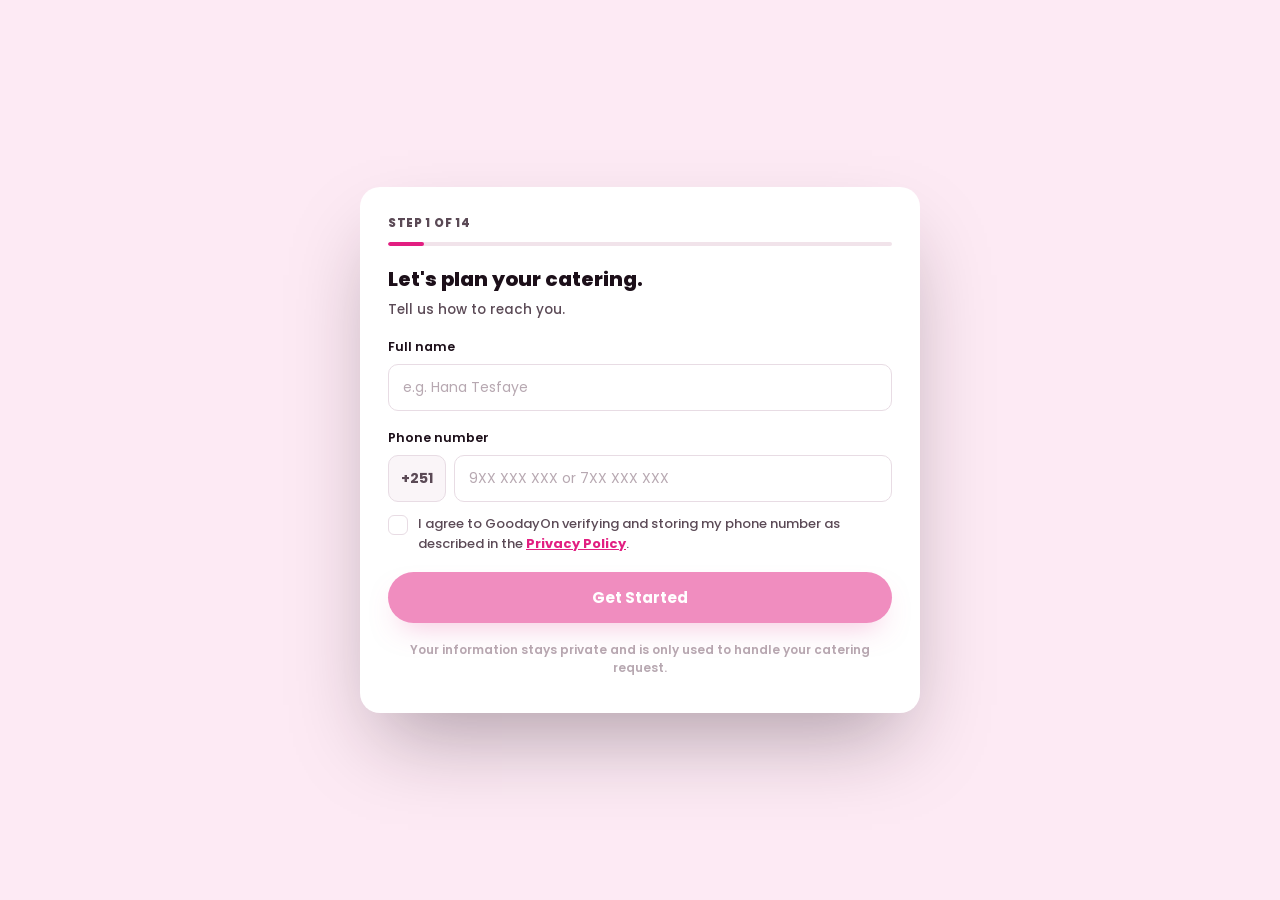
<file: index.html>
<!DOCTYPE html>
<html lang="en">
<head>
  <meta charset="utf-8" />
  <meta name="viewport" content="width=device-width, initial-scale=1" />
  <title>Etalem Catering Request</title>
  <link href="https://fonts.googleapis.com/css2?family=Poppins:wght@500;700;800&display=swap" rel="stylesheet" />
   <link rel="stylesheet" href="formc.css" />
</head>
<body>

<!-- CATERING REQUEST WIZARD — 14 steps (13 when Full Day is chosen): contact, OTP, then catering steps, then confirmation -->
<div class="etl-request-card" id="etlCateringCard">
  <div id="etlFormWrap">
    <div class="etlw-progress-label" id="etlProgressLabel">Step 1 of 14</div>
    <div class="etlw-progress-track"><div class="etlw-progress-fill" id="etlProgressFill"></div></div>

    <form id="etlCateringForm" novalidate>

      <!-- 1. Contact -->
      <div class="etlw-step etlw-step-active" data-step="contact">
        <h3>Let's plan your catering.</h3>
        <p class="etlw-subtitle">Tell us how to reach you.</p>
        <div class="etl-form-group">
          <label for="fName">Full name</label>
          <input type="text" id="fName" name="name" placeholder="e.g. Hana Tesfaye" autocomplete="name" required />
        </div>
        <div class="etl-form-group">
          <label for="fPhone">Phone number</label>
          <div class="etlw-phone-row">
            <span class="etlw-phone-prefix">+251</span>
            <input type="tel" id="fPhone" name="phone" placeholder="9XX XXX XXX or 7XX XXX XXX" autocomplete="tel" inputmode="numeric" pattern="[79][0-9]{8}" required />
          </div>
        </div>
        <div class="etlw-consent-row">
          <label class="etlw-consent-check">
            <input type="checkbox" id="fConsent" name="privacyConsent" required />
            <span class="etlw-consent-box" aria-hidden="true">
              <svg viewBox="0 0 24 24" fill="none" stroke="currentColor" stroke-width="3" stroke-linecap="round" stroke-linejoin="round"><polyline points="20 6 9 17 4 12" /></svg>
            </span>
            <span class="etlw-consent-text">I agree to GoodayOn verifying and storing my phone number as described in the <a href="https://gooday.io/gooday-privacy-policy" target="_blank" rel="noopener">Privacy Policy</a>.</span>
          </label>
        </div>
        <div class="etlw-step-actions">
          <button type="button" class="etlw-continue" data-next disabled>Get Started</button>
        </div>
        <p class="etlw-footer-note">Your information stays private and is only used to handle your catering request.</p>
      </div>

      <!-- 2. OTP verification -->
      <div class="etlw-step" data-step="otp">
        <h3>Verify it's you.</h3>
        <p class="etlw-subtitle" id="etlOtpSubtitle">We sent a 6-digit code to +251 9** *** ***.</p>
        <div class="etlw-otp-row" id="etlOtpRow">
          <input type="text" inputmode="numeric" pattern="[0-9]*" maxlength="1" class="etlw-otp-input" autocomplete="one-time-code" aria-label="Digit 1" />
          <input type="text" inputmode="numeric" pattern="[0-9]*" maxlength="1" class="etlw-otp-input" aria-label="Digit 2" />
          <input type="text" inputmode="numeric" pattern="[0-9]*" maxlength="1" class="etlw-otp-input" aria-label="Digit 3" />
          <input type="text" inputmode="numeric" pattern="[0-9]*" maxlength="1" class="etlw-otp-input" aria-label="Digit 4" />
          <input type="text" inputmode="numeric" pattern="[0-9]*" maxlength="1" class="etlw-otp-input" aria-label="Digit 5" />
          <input type="text" inputmode="numeric" pattern="[0-9]*" maxlength="1" class="etlw-otp-input" aria-label="Digit 6" />
        </div>
        <div class="etlw-otp-resend">
          Didn't get a code?
          <button type="button" class="etlw-otp-resend-btn" id="etlOtpResendBtn" disabled>Resend in <span id="etlOtpCountdown">01:00</span></button>
        </div>
        <div class="etlw-step-actions">
          <button type="button" class="etlw-back" data-back aria-label="Go back"></button>
          <button type="button" class="etlw-continue" data-next disabled>Verify &amp; Continue</button>
        </div>
      </div>

      <!-- 3. Date -->
      <div class="etlw-step" data-step="date">
        <h3>When do you need the catering?</h3>
        <p class="etlw-subtitle">Please note we currently support requests up to 7 days out.</p>
        <div class="etl-form-group">
          <label for="fDate">Event date</label>
          <input type="date" id="fDate" name="date" />
        </div>
        <div class="etlw-note"><span>Need more than one day? Add the other dates in the notes at the end.</span></div>
        <div class="etlw-step-actions">
          <button type="button" class="etlw-back" data-back aria-label="Go back"></button>
          <button type="button" class="etlw-continue" data-next>Continue</button>
        </div>
      </div>

      <!-- 4. Day period (single select) -->
<div class="etlw-step" data-step="period">
  <h3>Which part of the day do you need?</h3>
  <p class="etlw-subtitle">Choose the suitable time for your catering service.</p>
  <div class="etlw-option-list" data-group="dayPeriod">
    <label class="etlw-option-card"><input type="radio" name="dayPeriod" value="Full Day" /><b>Full Day</b><span>7:00 AM – 5:00 PM</span></label>
    <label class="etlw-option-card"><input type="radio" name="dayPeriod" value="Morning" /><b>Morning</b><span>7:00 AM – 1:00 PM</span></label>
    <label class="etlw-option-card"><input type="radio" name="dayPeriod" value="Afternoon" /><b>Afternoon</b><span>11:00 AM – 5:00 PM</span></label>
    <label class="etlw-option-card"><input type="radio" name="dayPeriod" value="Evening" /><b>Evening</b><span>4:00 PM – midnight</span></label>
  </div>
  <div class="etlw-step-actions">
    <button type="button" class="etlw-back" data-back aria-label="Go back"></button>
    <button type="button" class="etlw-continue" data-next>Continue</button>
  </div>
</div>

<!-- 4b. Specific session (single select, filtered by period) -->
<div class="etlw-step" data-step="session">
  <h3 id="etlSessionTitle">Which session do you need?</h3>
  <p class="etlw-subtitle">Choose the session that suits your catering service best.</p>
  <div class="etlw-option-list" data-group="sessionType">
    <label class="etlw-option-card" data-period="Morning"><input type="radio" name="sessionType" value="Breakfast" /><b>Breakfast</b><span>7:00 – 10:00 AM</span></label>
    <label class="etlw-option-card" data-period="Morning"><input type="radio" name="sessionType" value="Tea Break" /><b>Tea Break</b><span>9:00 – 11:00 AM</span></label>
    <label class="etlw-option-card" data-period="Morning"><input type="radio" name="sessionType" value="Brunch" /><b>Brunch</b><span>10:00 AM – 1:00 PM</span></label>

    <label class="etlw-option-card" data-period="Afternoon"><input type="radio" name="sessionType" value="Lunch" /><b>Lunch</b><span>11:00 AM – 3:00 PM</span></label>
    <label class="etlw-option-card" data-period="Afternoon"><input type="radio" name="sessionType" value="Afternoon Tea" /><b>Afternoon Tea</b><span>3:00 – 5:00 PM</span></label>

    <label class="etlw-option-card" data-period="Evening"><input type="radio" name="sessionType" value="Early Cocktail" /><b>Early Cocktail</b><span>4:00 – 7:00 PM</span></label>
    <label class="etlw-option-card" data-period="Evening"><input type="radio" name="sessionType" value="Dinner" /><b>Dinner</b><span>6:00 – 9:00 PM</span></label>
    <label class="etlw-option-card" data-period="Evening"><input type="radio" name="sessionType" value="Evening Reception" /><b>Evening Reception</b><span>6:00 – 10:00 PM</span></label>
    <label class="etlw-option-card" data-period="Evening"><input type="radio" name="sessionType" value="Late Night" /><b>Late Night</b><span>9:00 PM – midnight</span></label>
  </div>
  <div class="etlw-step-actions">
    <button type="button" class="etlw-back" data-back aria-label="Go back"></button>
    <button type="button" class="etlw-continue" data-next>Continue</button>
  </div>
</div>
      <!-- 5. Headcount -->
      <div class="etlw-step" data-step="guests">
        <h3>How many people are you catering for?</h3>
        <p class="etlw-subtitle">If the number differs by session, tell us in the notes at the end.</p>
        <div class="etlw-stepper">
          <button type="button" class="etlw-stepper-btn" data-dir="-1" aria-label="Fewer">&minus;</button>
          <div class="etl-form-group"><input type="number" id="fGuests" name="guests" min="1" value="10" inputmode="numeric" aria-label="Number of people" /></div>
          <button type="button" class="etlw-stepper-btn" data-dir="1" aria-label="More">+</button>
        </div>
        <div class="etlw-step-actions">
          <button type="button" class="etlw-back" data-back aria-label="Go back"></button>
          <button type="button" class="etlw-continue" data-next>Continue</button>
        </div>
      </div>

      <!-- 6. What's included -->
      <div class="etlw-step" data-step="includes">
        <h3>What would you like included?</h3>
        <p class="etlw-subtitle">Select all that apply.</p>
        <div class="etl-checkbox-group" data-group="cateringMenuSelection">
          <label class="etl-checkbox-option"><input type="checkbox" name="cateringMenuSelection" value="Cocktail/Finger Foods" /> Cocktail/Finger Foods</label>
          <label class="etl-checkbox-option"><input type="checkbox" name="cateringMenuSelection" value="Full-Course Meal" /> Full-Course Meal</label>
          <label class="etl-checkbox-option"><input type="checkbox" name="cateringMenuSelection" value="Water" /> Water</label>
          <label class="etl-checkbox-option"><input type="checkbox" name="cateringMenuSelection" value="Tea &amp; Coffee" /> Tea &amp; Coffee</label>
          <label class="etl-checkbox-option"><input type="checkbox" name="cateringMenuSelection" value="Soft Drinks" /> Soft Drinks</label>
          <label class="etl-checkbox-option"><input type="checkbox" name="cateringMenuSelection" value="Fruits" /> Fruits</label>
          <label class="etl-checkbox-option"><input type="checkbox" name="cateringMenuSelection" value="Cakes" /> Cakes</label>
        </div>
        <div class="etlw-step-actions">
          <button type="button" class="etlw-back" data-back aria-label="Go back"></button>
          <button type="button" class="etlw-continue" data-next>Continue</button>
        </div>
      </div>

      <!-- 7. Menu type (multi-select) -->
      <div class="etlw-step" data-step="menuType">
        <h3>What type of menu are you looking for?</h3>
        <p class="etlw-subtitle">Select all that apply.</p>
        <div class="etl-checkbox-group" data-group="cuisineType">
          <label class="etl-checkbox-option"><input type="checkbox" name="cuisineType" value="Western" /> Western</label>
          <label class="etl-checkbox-option"><input type="checkbox" name="cuisineType" value="Local" /> Local</label>
          <label class="etl-checkbox-option"><input type="checkbox" name="cuisineType" value="Vegan" /> Vegan</label>
          <label class="etl-checkbox-option"><input type="checkbox" name="cuisineType" value="Non-Fasting" /> Non-Fasting</label>
        </div>
        <div class="etlw-step-actions">
          <button type="button" class="etlw-back" data-back aria-label="Go back"></button>
          <button type="button" class="etlw-continue" data-next>Continue</button>
        </div>
      </div>

      <!-- 8. Menu details -->
      <div class="etlw-step" data-step="menuDetails">
        <h3>Tell us more about what you'd like on the menu.</h3>
        <p class="etlw-subtitle">Specific dishes, cuisines, dietary needs, anything you have in mind.</p>
        <div class="etl-form-group">
          <textarea id="fMenu" name="menuDetails" maxlength="500" placeholder="e.g. Kitfo, Biryani, vegan options for 3 guests, no shellfish" aria-label="Menu details"></textarea>
          <span class="etl-char-count" id="fMenuCount">0/500 characters used</span>
        </div>
        <div class="etlw-step-actions">
          <button type="button" class="etlw-back" data-back aria-label="Go back"></button>
          <button type="button" class="etlw-continue" data-next>Continue</button>
        </div>
      </div>

      <!-- 9. Budget -->
      <div class="etlw-step" data-step="budget">
        <h3>What's your budget per person (per plate) in ETB?</h3>
        <div class="etl-form-group">
          <div class="etlw-price-row">
            <span class="etlw-phone-prefix">ETB</span>
            <input type="number" id="fBudget" name="employerBudget" min="1" inputmode="numeric" placeholder="e.g. 600" aria-label="Budget per person in ETB" />
          </div>
        </div>
        <div class="etlw-step-actions">
          <button type="button" class="etlw-back" data-back aria-label="Go back"></button>
          <button type="button" class="etlw-continue" data-next>Continue</button>
        </div>
      </div>

      <!-- 10. Location + mandatory landmark -->
      <div class="etlw-step" data-step="location">
        <h3>Where is the event?</h3>
        <div class="etl-form-group">
          <label for="fLocation">Area / address</label>
          <input type="text" id="fLocation" name="location" placeholder="e.g. Bole, Sarbet, CMC..." autocomplete="address-level2" />
        </div>
        <div class="etl-form-group">
          <label for="fLandmark">Nearest known landmark</label>
          <input type="text" id="fLandmark" name="landmark" placeholder="e.g. near Friendship Building..." />
        </div>
        <div class="etlw-note">
          <svg viewBox="0 0 24 24" fill="none" stroke="currentColor" stroke-width="1.8" stroke-linecap="round" stroke-linejoin="round"><path d="M20 10c0 6-8 12-8 12s-8-6-8-12a8 8 0 0 1 16 0z" /><circle cx="12" cy="10" r="3" /></svg>
          <span>This helps us plan delivery and setup. Your exact address is shared only with the team handling your order.</span>
        </div>
        <div class="etlw-step-actions">
          <button type="button" class="etlw-back" data-back aria-label="Go back"></button>
          <button type="button" class="etlw-continue" data-next>Continue</button>
        </div>
      </div>

      <!-- 11. Marketing channel -->
      <div class="etlw-step" data-step="channel">
        <h3>How did you find Etalem?</h3>
        <div class="etlw-option-list" data-group="marketingChannel">
          <label class="etlw-option-card"><input type="radio" name="marketingChannel" value="Friends/Family" /><b>Friends/Family</b></label>
          <label class="etlw-option-card"><input type="radio" name="marketingChannel" value="Instagram" /><b>Instagram</b></label>
          <label class="etlw-option-card"><input type="radio" name="marketingChannel" value="Tiktok" /><b>Tiktok</b></label>
          <label class="etlw-option-card"><input type="radio" name="marketingChannel" value="LinkedIn" /><b>LinkedIn</b></label>
          <label class="etlw-option-card"><input type="radio" name="marketingChannel" value="Previous Customer" /><b>Previous Customer</b></label>
        </div>
        <div class="etlw-step-actions">
          <button type="button" class="etlw-back" data-back aria-label="Go back"></button>
          <button type="button" class="etlw-continue" data-next>Continue</button>
        </div>
      </div>

      <!-- 12. Preferred communication -->
      <div class="etlw-step" data-step="comms">
        <h3>How would you like us to reach you?</h3>
        <div class="etlw-option-list" data-group="preferredCommunicationChannel">
          <label class="etlw-option-card"><input type="radio" name="preferredCommunicationChannel" value="WhatsApp" /><b>WhatsApp</b></label>
          <label class="etlw-option-card"><input type="radio" name="preferredCommunicationChannel" value="SMS" /><b>SMS</b></label>
          <label class="etlw-option-card"><input type="radio" name="preferredCommunicationChannel" value="Call" /><b>Call</b></label>
        </div>
        <div class="etlw-step-actions">
          <button type="button" class="etlw-back" data-back aria-label="Go back"></button>
          <button type="button" class="etlw-continue" data-next>Continue</button>
        </div>
      </div>

      <!-- 13. Notes + submit -->
      <div class="etlw-step" data-step="notes">
        <h3>Anything else you'd like us to know?</h3>
        <div class="etl-form-group">
          <label for="fNotes">Additional notes <span class="etlw-optional-tag">Optional</span></label>
          <textarea id="fNotes" name="notes" maxlength="500" placeholder="Venue access, serving equipment, allergies, dates for a multi-day event, or any special requests..."></textarea>
          <span class="etl-char-count" id="fNotesCount">0/500 characters used</span>
        </div>
        <div class="etlw-step-actions">
          <button type="button" class="etlw-back" data-back aria-label="Go back"></button>
          <button type="submit" class="etlw-continue" id="etlSubmitBtn">Send My Request</button>
        </div>
      </div>
    </form>
  </div>

    <!-- Closing screen (no pricing shown) -->
  <div class="etlw-confirm" id="etlFormSuccess">
    <div class="etlw-confirm-icon">
      <svg viewBox="0 0 24 24" fill="none" stroke="#ffffff" stroke-width="2.6" stroke-linecap="round" stroke-linejoin="round"><polyline points="20 6 9 17 4 12" /></svg>
    </div>
    <h3>Thank you, <span id="etlConfirmName">there</span>!</h3>
    <p class="etlw-confirm-lead">We've received your catering request. Our team will send your personalized quote shortly.</p>

    <div class="etlw-confirm-summary">
      <div><small>Date</small><b id="etlConfirmDate">-</b></div>
      <div><small>Session</small><b id="etlConfirmSession">-</b></div>
      <div><small>Guests</small><b id="etlConfirmGuests">-</b></div>
    </div>
  </div>
</div>

<script src="form.js"></script>
</body>
</html>
</file>
<file: formc.css>
:root {
  --b: #e21e81;
  --bd: #b6156a;
  --bl: #ff5fa8;
  --w: #ffffff;
  --i: #1c0f19;
  --is: #5b4a56;
  --m: #fdeaf4;
  --z: cubic-bezier(0.22, 1, 0.36, 1);
}
* { box-sizing: border-box; }
body {
  margin: 0;
  font-family: Poppins, system-ui, sans-serif;
  background: var(--m);
  color: var(--i);
  min-height: 100vh;
  display: flex;
  align-items: center;
  justify-content: center;
  padding: 24px;
}
button { font-family: inherit; border: 0; cursor: pointer; background: none; }

/* Card */
.etl-request-card {
  width: min(560px, 100%);
  background: var(--w);
  border-radius: 20px;
  padding: 28px 28px 36px;
  box-shadow: 0 40px 80px -20px rgba(28, 15, 25, 0.35);
}
@media (max-width: 480px) { .etl-request-card { padding: 22px 18px 30px; } }

/* Progress */
.etlw-progress-label {
  font-size: 11.5px; font-weight: 800; letter-spacing: 0.06em;
  text-transform: uppercase; color: var(--is); margin-bottom: 10px;
}
.etlw-progress-track { height: 4px; border-radius: 4px; background: #f1e3ea; overflow: hidden; margin-bottom: 20px; }
.etlw-progress-fill { height: 100%; width: 8%; background: var(--b); border-radius: 4px; transition: width 0.35s var(--z); }

/* Steps */
.etlw-step { display: none; flex-direction: column; gap: 18px; }
.etlw-step.etlw-step-active { display: flex; }
.etlw-step h3 { margin: 0; font-size: 20px; font-weight: 800; line-height: 1.3; }
.etlw-subtitle { margin: -10px 0 0; font-size: 13.5px; color: var(--is); font-weight: 500; }
.etlw-footer-note { margin: 0; font-size: 12px; color: #b7a8b1; font-weight: 600; text-align: center; }

/* Form fields */
.etl-form-group { display: flex; flex-direction: column; gap: 8px; }
.etl-form-group label { font-size: 12.5px; font-weight: 600; }
.etl-form-group input,
.etl-form-group textarea {
  width: 100%; font-family: inherit; font-size: 14px; color: var(--i);
  padding: 12px 14px; border: 1.5px solid #e8dce4; border-radius: 10px; background: #fff;
  transition: border-color 0.2s var(--z), box-shadow 0.2s var(--z);
}
.etl-form-group input:focus,
.etl-form-group textarea:focus { outline: 0; border-color: var(--b); box-shadow: 0 0 0 3px rgba(226, 30, 129, 0.14); }
.etl-form-group input::placeholder,
.etl-form-group textarea::placeholder { color: #b7a8b1; }
.etl-form-group textarea { min-height: 110px; resize: vertical; }
.etl-char-count { font-size: 11.5px; font-weight: 700; color: var(--b); align-self: flex-end; }
.etlw-optional-tag {
  display: inline-block; margin-left: 6px; padding: 2px 8px; border-radius: 999px;
  background: #f4e9ef; color: var(--is); font-size: 10.5px; font-weight: 700;
  letter-spacing: 0.03em; text-transform: uppercase; vertical-align: middle;
}

/* Phone / currency prefix rows */
.etlw-phone-row, .etlw-price-row { display: flex; gap: 8px; }
.etlw-phone-row input, .etlw-price-row input { flex: 1 1 auto; }
.etlw-phone-prefix {
  flex: 0 0 auto; display: flex; align-items: center; padding: 12px;
  border: 1.5px solid #e8dce4; border-radius: 10px; font-size: 14px;
  font-weight: 700; color: var(--is); background: #faf5f8;
}

/* Privacy consent */
.etlw-consent-row { margin-top: -6px; }
.etlw-consent-check { display: flex; align-items: flex-start; gap: 10px; cursor: pointer; }
.etlw-consent-check input { position: absolute; opacity: 0; width: 0; height: 0; }
.etlw-consent-box {
  width: 20px; height: 20px; border-radius: 6px; border: 1.5px solid #e8dce4; background: #fff;
  display: flex; align-items: center; justify-content: center; flex-shrink: 0; margin-top: 1px; color: #fff;
  transition: background 0.2s var(--z), border-color 0.2s var(--z);
}
.etlw-consent-box svg { width: 13px; height: 13px; opacity: 0; transition: opacity 0.15s var(--z); }
.etlw-consent-check input:checked + .etlw-consent-box { background: var(--b); border-color: var(--b); }
.etlw-consent-check input:checked + .etlw-consent-box svg { opacity: 1; }
.etlw-consent-check input:focus-visible + .etlw-consent-box { box-shadow: 0 0 0 3px rgba(226, 30, 129, 0.25); }
.etlw-consent-text { font-size: 13px; line-height: 1.55; color: var(--is); font-weight: 500; }
.etlw-consent-text a { color: var(--b); font-weight: 700; text-decoration: underline; }

/* OTP */
.etlw-otp-row { display: flex; gap: 10px; justify-content: flex-start; flex-wrap: wrap; }
.etlw-otp-input {
  width: 100%; aspect-ratio: 1 / 1; max-width: 46px; text-align: center; font-family: inherit;
  font-size: 20px; font-weight: 700; color: var(--i); border: 1.5px solid #e8dce4;
  border-radius: 12px; background: #faf5f8;
  transition: border-color 0.2s var(--z), box-shadow 0.2s var(--z), background 0.2s var(--z);
}
.etlw-otp-input:focus { outline: 0; border-color: var(--b); background: #fff; box-shadow: 0 0 0 3px rgba(226, 30, 129, 0.14); }
.etlw-otp-input.etl-otp-filled { border-color: var(--bl); background: #fff; }
.etlw-otp-resend { font-size: 13px; font-weight: 600; color: var(--is); }
.etlw-otp-resend-btn { font-weight: 800; font-size: 13px; color: var(--b); padding: 0; margin-left: 4px; display: inline; }
.etlw-otp-resend-btn:disabled { color: var(--is); cursor: not-allowed; opacity: 0.75; }
@media (max-width: 420px) {
  .etlw-otp-input { max-width: 40px; font-size: 18px; }
  .etlw-otp-row { gap: 8px; }
}

/* Option cards (radio + checkbox) */
.etlw-option-list { display: flex; flex-direction: column; gap: 10px; }
.etlw-option-card {
  position: relative; display: flex; flex-direction: column; gap: 2px; padding: 13px 16px;
  border: 1.5px solid #e8dce4; border-radius: 12px; cursor: pointer;
  transition: border-color 0.2s var(--z), background 0.2s var(--z);
}
.etlw-option-card input { position: absolute; opacity: 0; width: 0; height: 0; }
.etlw-option-card:has(input:checked) { border-color: var(--b); background: var(--m); }
.etlw-option-card:has(input:focus-visible) { box-shadow: 0 0 0 3px rgba(226, 30, 129, 0.25); }
.etlw-option-card[hidden] { display: none; }
.etlw-option-card b { font-weight: 700; font-size: 14.5px; }
.etlw-option-card:has(input:checked) b { color: var(--bd); }
.etlw-option-card span { font-size: 12px; color: var(--is); }

/* Pill checkboxes */
.etl-checkbox-group { display: flex; flex-wrap: wrap; gap: 9px; }
.etl-checkbox-option {
  display: inline-flex; align-items: center; gap: 7px; font-size: 13px; font-weight: 600;
  padding: 9px 13px; border: 1.5px solid #e8dce4; border-radius: 999px; cursor: pointer;
  transition: border-color 0.2s var(--z), background 0.2s var(--z), color 0.2s var(--z);
}
.etl-checkbox-option input { margin: 0; accent-color: var(--b); cursor: pointer; }
.etl-checkbox-option:has(input:checked) { border-color: var(--b); background: var(--m); color: var(--bd); }

/* Number stepper */
.etlw-stepper { display: flex; align-items: center; gap: 14px; }
.etlw-stepper-btn {
  width: 38px; height: 38px; border-radius: 50%; background: #f4e9ef; font-size: 19px;
  font-weight: 700; line-height: 1; flex-shrink: 0; transition: background 0.2s var(--z), color 0.2s var(--z);
}
.etlw-stepper-btn:hover { background: var(--m); color: var(--b); }
.etlw-stepper input { width: 80px; text-align: center; font-weight: 700; }

/* Notes */
.etlw-note {
  display: flex; gap: 9px; align-items: flex-start; background: var(--m); border-radius: 12px;
  padding: 12px 14px; font-size: 12.5px; color: var(--is); line-height: 1.55;
}
.etlw-note svg { width: 16px; height: 16px; color: var(--b); flex-shrink: 0; margin-top: 1px; }

/* Buttons */
.etlw-step-actions { display: flex; align-items: center; gap: 12px; }
.etlw-back {
  width: 48px; height: 48px; border-radius: 50%; border: 1.5px solid #e8dce4; background: #fff; color: var(--i);
  display: flex; align-items: center; justify-content: center; flex-shrink: 0;
  transition: background 0.2s var(--z), color 0.2s var(--z), opacity 0.2s var(--z);
}
.etlw-back:hover { background: var(--m); color: var(--b); }
.etlw-back:disabled { opacity: 0.4; cursor: not-allowed; pointer-events: none; }
.etlw-back svg { width: 16px; height: 16px; }
.etlw-continue {
  flex: 1 1 auto; padding: 14px 20px; background: var(--b); color: #fff; font-weight: 700; font-size: 15px;
  border-radius: 999px; box-shadow: 0 14px 28px -12px rgba(226, 30, 129, 0.55);
  transition: background 0.25s var(--z), transform 0.2s var(--z), opacity 0.2s var(--z);
}
.etlw-continue:hover { background: var(--bd); transform: translateY(-1px); }
.etlw-continue:disabled { opacity: 0.5; cursor: not-allowed; transform: none; }

/* Inline errors */
.etl-field-error { color: #d92a4c; font-size: 12px; font-weight: 700; line-height: 1.4; margin-top: 4px; }

/* Confirmation */
.etlw-confirm { display: none; text-align: center; padding: 12px 4px 4px; }
.etlw-confirm-icon { width: 76px; height: 76px; border-radius: 50%; background: var(--b); display: flex; align-items: center; justify-content: center; margin: 0 auto 22px; box-shadow: 0 0 0 10px rgba(226,30,129,0.12), 0 16px 30px -10px rgba(226,30,129,0.55); animation: etlPop 0.5s var(--z); }
.etlw-confirm-icon svg { width: 32px; height: 32px; }
@keyframes etlPop { from { transform: scale(0.6); opacity: 0; } to { transform: scale(1); opacity: 1; } }
.etlw-confirm h3 { font-size: 24px; font-weight: 800; margin: 0 0 8px; }
.etlw-confirm-lead { font-size: 14px; color: var(--is); font-weight: 500; max-width: 360px; margin: 0 auto 24px; line-height: 1.6; }
.etlw-confirm-summary { display: grid; grid-template-columns: repeat(3, 1fr); gap: 8px; }
.etlw-confirm-summary div { background: var(--m); border-radius: 12px; padding: 11px 8px; }
.etlw-confirm-summary small { display: block; font-size: 10.5px; font-weight: 700; letter-spacing: 0.05em; text-transform: uppercase; color: var(--is); margin-bottom: 3px; }
.etlw-confirm-summary b { font-size: 13.5px; font-weight: 700; color: var(--b); }
@media (max-width: 480px) { .etlw-confirm-summary { grid-template-columns: 1fr; } }
</file>
